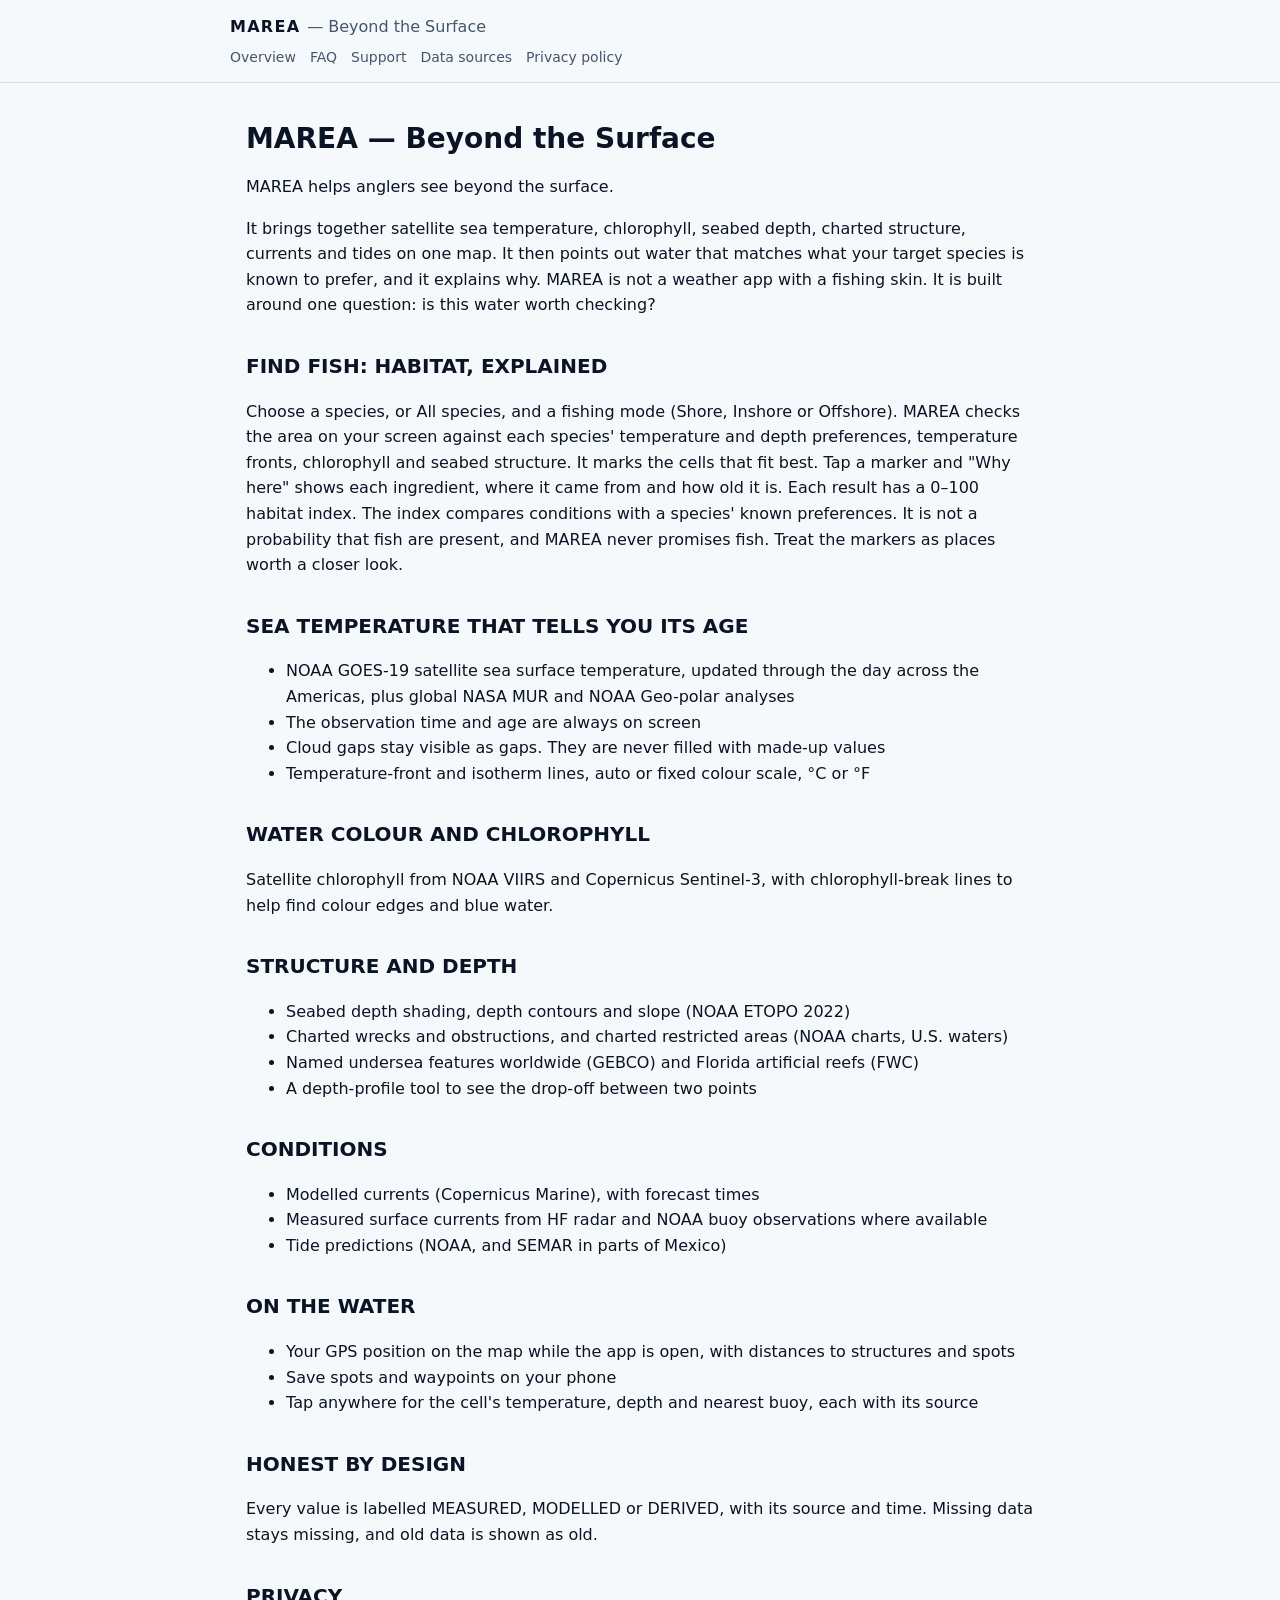
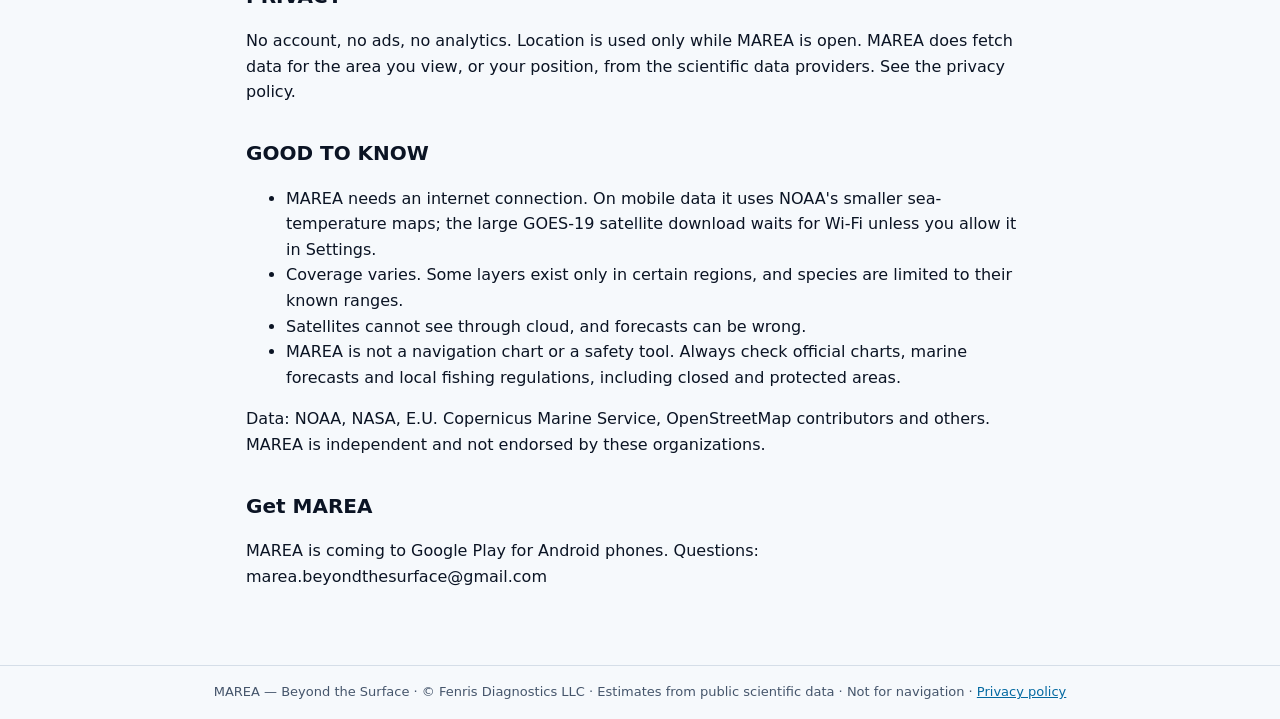
<file: index.html>
<!doctype html>
<html lang="en"><head><meta charset="utf-8"><meta name="viewport" content="width=device-width,initial-scale=1">
<title>Overview — MAREA</title><link rel="stylesheet" href="style.css"></head>
<body><header><div class="in"><a class="brand" href="index.html">MAREA <span>— Beyond the Surface</span></a><nav><a href="index.html">Overview</a><a href="faq.html">FAQ</a><a href="support.html">Support</a><a href="data-sources.html">Data sources</a><a href="privacy.html">Privacy policy</a></nav></div></header>
<main><h1>MAREA — Beyond the Surface</h1>
<p>MAREA helps anglers see beyond the surface.</p>
<p>It brings together satellite sea temperature, chlorophyll, seabed depth, charted structure, currents and tides on one map. It then points out water that matches what your target species is known to prefer, and it explains why. MAREA is not a weather app with a fishing skin. It is built around one question: is this water worth checking?</p>
<h2>FIND FISH: HABITAT, EXPLAINED</h2>
<p>Choose a species, or All species, and a fishing mode (Shore, Inshore or Offshore). MAREA checks the area on your screen against each species' temperature and depth preferences, temperature fronts, chlorophyll and seabed structure. It marks the cells that fit best. Tap a marker and "Why here" shows each ingredient, where it came from and how old it is. Each result has a 0–100 habitat index. The index compares conditions with a species' known preferences. It is not a probability that fish are present, and MAREA never promises fish. Treat the markers as places worth a closer look.</p>
<h2>SEA TEMPERATURE THAT TELLS YOU ITS AGE</h2>
<ul><li>NOAA GOES-19 satellite sea surface temperature, updated through the day across the Americas, plus global NASA MUR and NOAA Geo-polar analyses</li><li>The observation time and age are always on screen</li><li>Cloud gaps stay visible as gaps. They are never filled with made-up values</li><li>Temperature-front and isotherm lines, auto or fixed colour scale, °C or °F</li></ul>
<h2>WATER COLOUR AND CHLOROPHYLL</h2>
<p>Satellite chlorophyll from NOAA VIIRS and Copernicus Sentinel-3, with chlorophyll-break lines to help find colour edges and blue water.</p>
<h2>STRUCTURE AND DEPTH</h2>
<ul><li>Seabed depth shading, depth contours and slope (NOAA ETOPO 2022)</li><li>Charted wrecks and obstructions, and charted restricted areas (NOAA charts, U.S. waters)</li><li>Named undersea features worldwide (GEBCO) and Florida artificial reefs (FWC)</li><li>A depth-profile tool to see the drop-off between two points</li></ul>
<h2>CONDITIONS</h2>
<ul><li>Modelled currents (Copernicus Marine), with forecast times</li><li>Measured surface currents from HF radar and NOAA buoy observations where available</li><li>Tide predictions (NOAA, and SEMAR in parts of Mexico)</li></ul>
<h2>ON THE WATER</h2>
<ul><li>Your GPS position on the map while the app is open, with distances to structures and spots</li><li>Save spots and waypoints on your phone</li><li>Tap anywhere for the cell's temperature, depth and nearest buoy, each with its source</li></ul>
<h2>HONEST BY DESIGN</h2>
<p>Every value is labelled MEASURED, MODELLED or DERIVED, with its source and time. Missing data stays missing, and old data is shown as old.</p>
<h2>PRIVACY</h2>
<p>No account, no ads, no analytics. Location is used only while MAREA is open. MAREA does fetch data for the area you view, or your position, from the scientific data providers. See the privacy policy.</p>
<h2>GOOD TO KNOW</h2>
<ul><li>MAREA needs an internet connection. On mobile data it uses NOAA's smaller sea-temperature maps; the large GOES-19 satellite download waits for Wi-Fi unless you allow it in Settings.</li><li>Coverage varies. Some layers exist only in certain regions, and species are limited to their known ranges.</li><li>Satellites cannot see through cloud, and forecasts can be wrong.</li><li>MAREA is not a navigation chart or a safety tool. Always check official charts, marine forecasts and local fishing regulations, including closed and protected areas.</li></ul>
<p>Data: NOAA, NASA, E.U. Copernicus Marine Service, OpenStreetMap contributors and others. MAREA is independent and not endorsed by these organizations.</p>
<h2>Get MAREA</h2>
<p>MAREA is coming to Google Play for Android phones. Questions: marea.beyondthesurface@gmail.com</p></main>
<footer>MAREA — Beyond the Surface · © Fenris Diagnostics LLC · Estimates from public scientific data · Not for navigation · <a href="privacy.html">Privacy policy</a></footer>
</body></html>
</file>
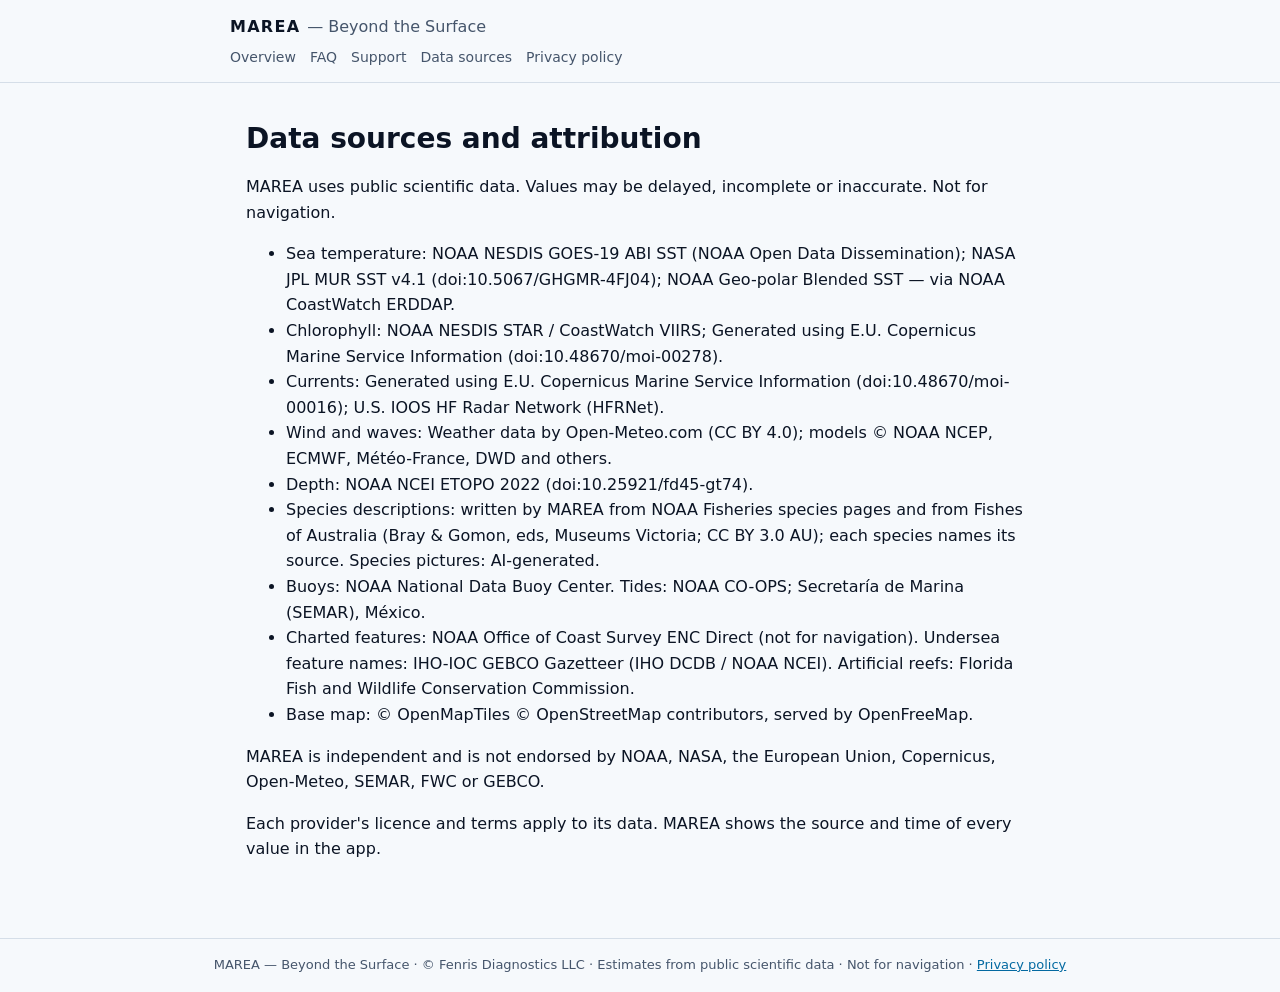
<file: data-sources.html>
<!doctype html>
<html lang="en"><head><meta charset="utf-8"><meta name="viewport" content="width=device-width,initial-scale=1">
<title>Data sources — MAREA</title><link rel="stylesheet" href="style.css"></head>
<body><header><div class="in"><a class="brand" href="index.html">MAREA <span>— Beyond the Surface</span></a><nav><a href="index.html">Overview</a><a href="faq.html">FAQ</a><a href="support.html">Support</a><a href="data-sources.html">Data sources</a><a href="privacy.html">Privacy policy</a></nav></div></header>
<main><h1>Data sources and attribution</h1>
<p>MAREA uses public scientific data. Values may be delayed, incomplete or inaccurate. Not for navigation.</p>
<ul><li>Sea temperature: NOAA NESDIS GOES-19 ABI SST (NOAA Open Data Dissemination); NASA JPL MUR SST v4.1 (doi:10.5067/GHGMR-4FJ04); NOAA Geo-polar Blended SST — via NOAA CoastWatch ERDDAP.</li><li>Chlorophyll: NOAA NESDIS STAR / CoastWatch VIIRS; Generated using E.U. Copernicus Marine Service Information (doi:10.48670/moi-00278).</li><li>Currents: Generated using E.U. Copernicus Marine Service Information (doi:10.48670/moi-00016); U.S. IOOS HF Radar Network (HFRNet).</li><li>Wind and waves: Weather data by Open-Meteo.com (CC BY 4.0); models © NOAA NCEP, ECMWF, Météo-France, DWD and others.</li><li>Depth: NOAA NCEI ETOPO 2022 (doi:10.25921/fd45-gt74).</li><li>Species descriptions: written by MAREA from NOAA Fisheries species pages and from Fishes of Australia (Bray &amp; Gomon, eds, Museums Victoria; CC BY 3.0 AU); each species names its source. Species pictures: AI-generated.</li><li>Buoys: NOAA National Data Buoy Center. Tides: NOAA CO-OPS; Secretaría de Marina (SEMAR), México.</li><li>Charted features: NOAA Office of Coast Survey ENC Direct (not for navigation). Undersea feature names: IHO-IOC GEBCO Gazetteer (IHO DCDB / NOAA NCEI). Artificial reefs: Florida Fish and Wildlife Conservation Commission.</li><li>Base map: © OpenMapTiles © OpenStreetMap contributors, served by OpenFreeMap.</li></ul>
<p>MAREA is independent and is not endorsed by NOAA, NASA, the European Union, Copernicus, Open-Meteo, SEMAR, FWC or GEBCO.</p>
<p>Each provider's licence and terms apply to its data. MAREA shows the source and time of every value in the app.</p></main>
<footer>MAREA — Beyond the Surface · © Fenris Diagnostics LLC · Estimates from public scientific data · Not for navigation · <a href="privacy.html">Privacy policy</a></footer>
</body></html>
</file>
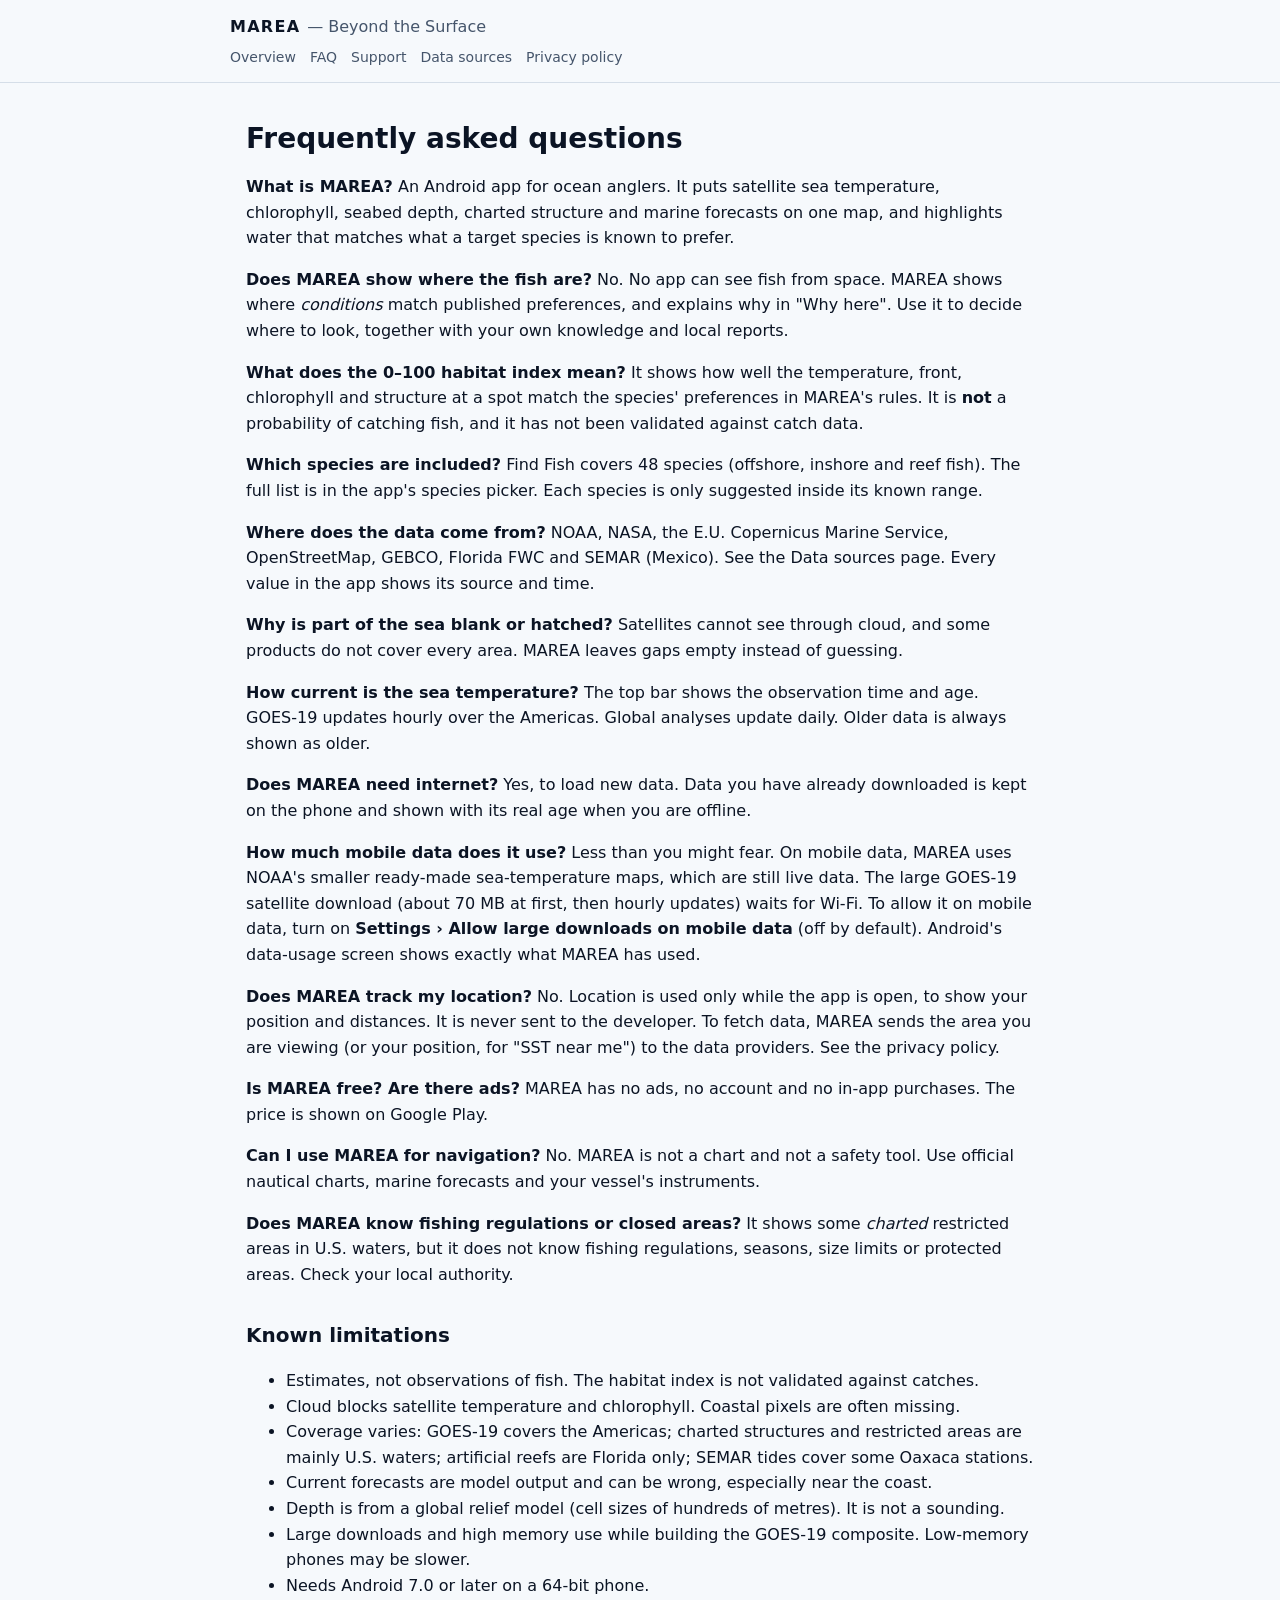
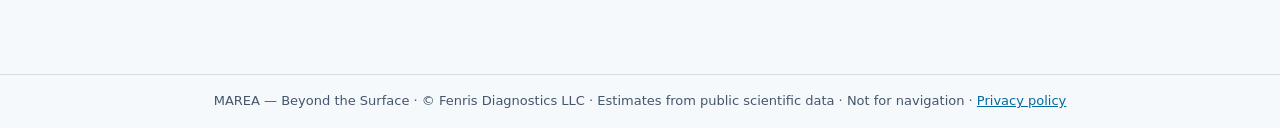
<file: faq.html>
<!doctype html>
<html lang="en"><head><meta charset="utf-8"><meta name="viewport" content="width=device-width,initial-scale=1">
<title>FAQ — MAREA</title><link rel="stylesheet" href="style.css"></head>
<body><header><div class="in"><a class="brand" href="index.html">MAREA <span>— Beyond the Surface</span></a><nav><a href="index.html">Overview</a><a href="faq.html">FAQ</a><a href="support.html">Support</a><a href="data-sources.html">Data sources</a><a href="privacy.html">Privacy policy</a></nav></div></header>
<main><h1>Frequently asked questions</h1>
<p><strong>What is MAREA?</strong> An Android app for ocean anglers. It puts satellite sea temperature, chlorophyll, seabed depth, charted structure and marine forecasts on one map, and highlights water that matches what a target species is known to prefer.</p>
<p><strong>Does MAREA show where the fish are?</strong> No. No app can see fish from space. MAREA shows where <em>conditions</em> match published preferences, and explains why in "Why here". Use it to decide where to look, together with your own knowledge and local reports.</p>
<p><strong>What does the 0–100 habitat index mean?</strong> It shows how well the temperature, front, chlorophyll and structure at a spot match the species' preferences in MAREA's rules. It is <strong>not</strong> a probability of catching fish, and it has not been validated against catch data.</p>
<p><strong>Which species are included?</strong> Find Fish covers 48 species (offshore, inshore and reef fish). The full list is in the app's species picker. Each species is only suggested inside its known range.</p>
<p><strong>Where does the data come from?</strong> NOAA, NASA, the E.U. Copernicus Marine Service, OpenStreetMap, GEBCO, Florida FWC and SEMAR (Mexico). See the Data sources page. Every value in the app shows its source and time.</p>
<p><strong>Why is part of the sea blank or hatched?</strong> Satellites cannot see through cloud, and some products do not cover every area. MAREA leaves gaps empty instead of guessing.</p>
<p><strong>How current is the sea temperature?</strong> The top bar shows the observation time and age. GOES-19 updates hourly over the Americas. Global analyses update daily. Older data is always shown as older.</p>
<p><strong>Does MAREA need internet?</strong> Yes, to load new data. Data you have already downloaded is kept on the phone and shown with its real age when you are offline.</p>
<p><strong>How much mobile data does it use?</strong> Less than you might fear. On mobile data, MAREA uses NOAA's smaller ready-made sea-temperature maps, which are still live data. The large GOES-19 satellite download (about 70 MB at first, then hourly updates) waits for Wi-Fi. To allow it on mobile data, turn on <strong>Settings › Allow large downloads on mobile data</strong> (off by default). Android's data-usage screen shows exactly what MAREA has used.</p>
<p><strong>Does MAREA track my location?</strong> No. Location is used only while the app is open, to show your position and distances. It is never sent to the developer. To fetch data, MAREA sends the area you are viewing (or your position, for "SST near me") to the data providers. See the privacy policy.</p>
<p><strong>Is MAREA free? Are there ads?</strong> MAREA has no ads, no account and no in-app purchases. The price is shown on Google Play.</p>
<p><strong>Can I use MAREA for navigation?</strong> No. MAREA is not a chart and not a safety tool. Use official nautical charts, marine forecasts and your vessel's instruments.</p>
<p><strong>Does MAREA know fishing regulations or closed areas?</strong> It shows some <em>charted</em> restricted areas in U.S. waters, but it does not know fishing regulations, seasons, size limits or protected areas. Check your local authority.</p>
<h2>Known limitations</h2>
<ul><li>Estimates, not observations of fish. The habitat index is not validated against catches.</li><li>Cloud blocks satellite temperature and chlorophyll. Coastal pixels are often missing.</li><li>Coverage varies: GOES-19 covers the Americas; charted structures and restricted areas are mainly U.S. waters; artificial reefs are Florida only; SEMAR tides cover some Oaxaca stations.</li><li>Current forecasts are model output and can be wrong, especially near the coast.</li><li>Depth is from a global relief model (cell sizes of hundreds of metres). It is not a sounding.</li><li>Large downloads and high memory use while building the GOES-19 composite. Low-memory phones may be slower.</li><li>Needs Android 7.0 or later on a 64-bit phone.</li></ul></main>
<footer>MAREA — Beyond the Surface · © Fenris Diagnostics LLC · Estimates from public scientific data · Not for navigation · <a href="privacy.html">Privacy policy</a></footer>
</body></html>
</file>
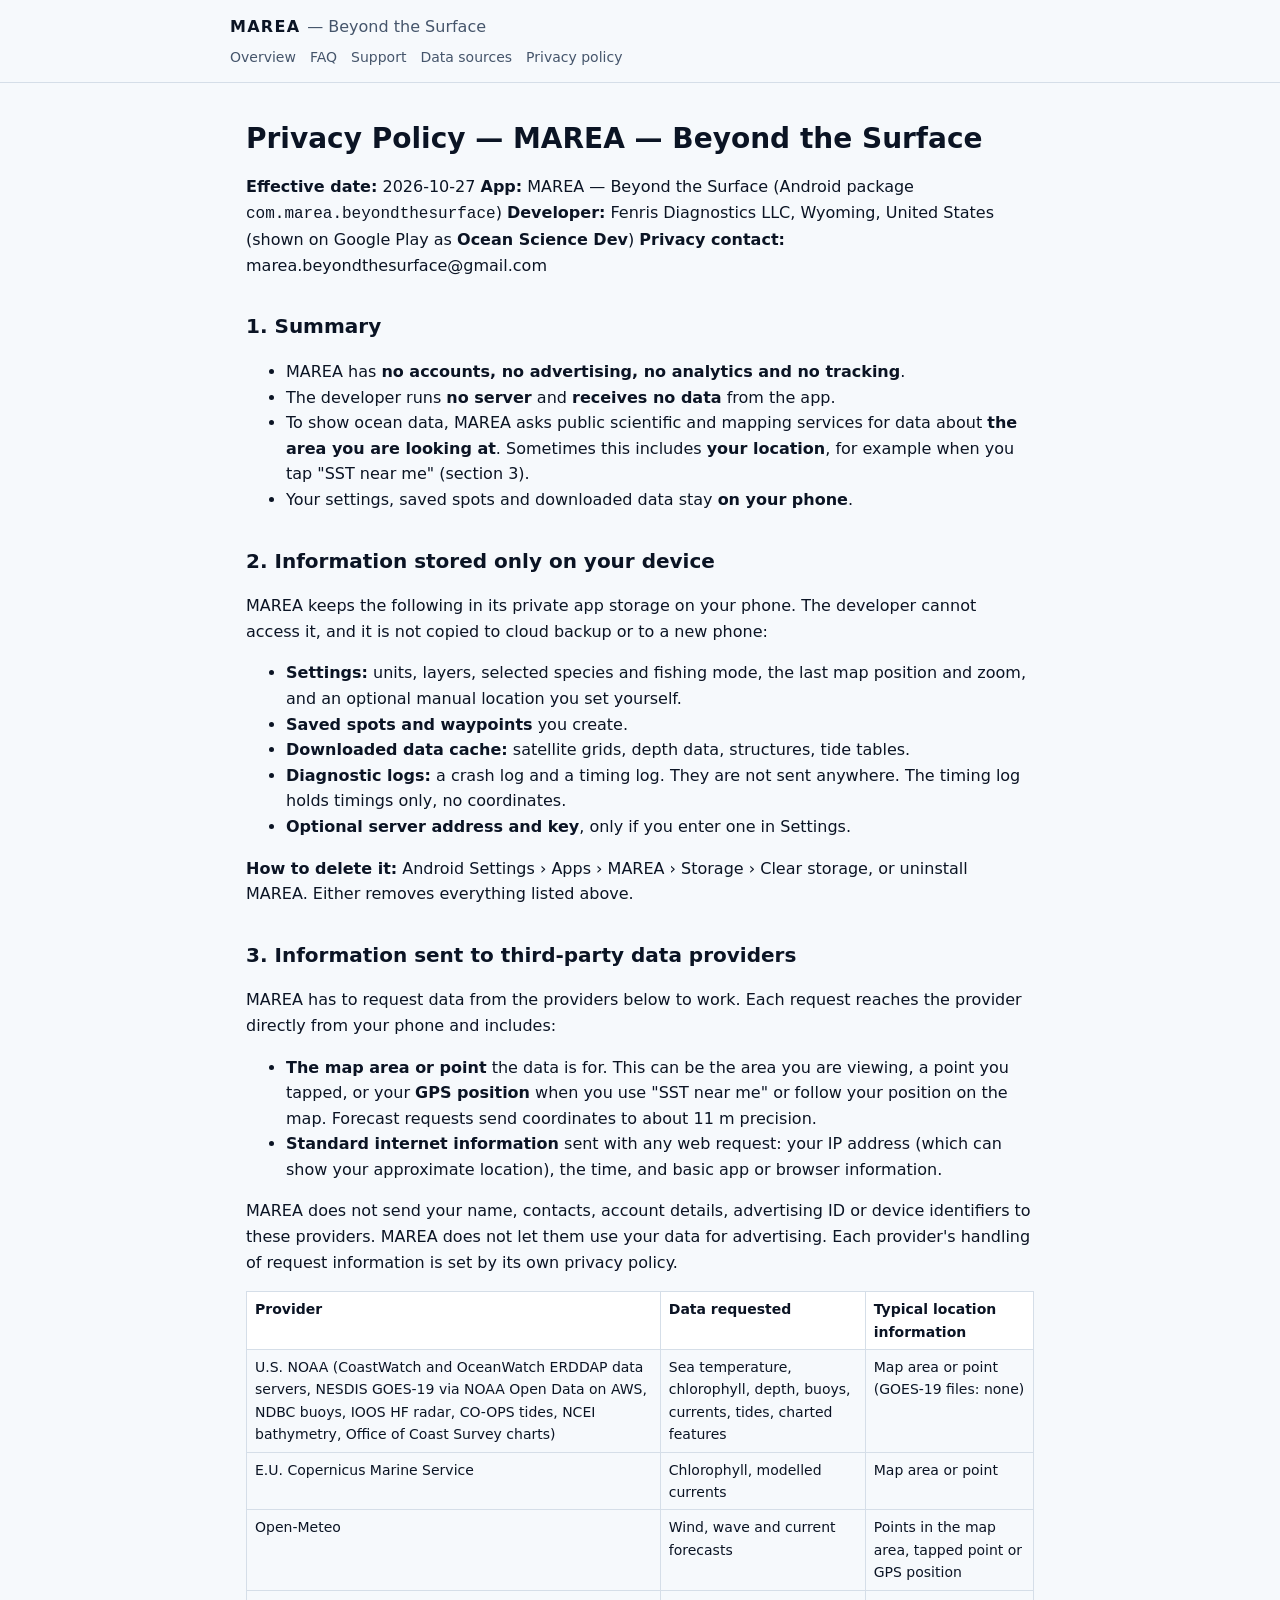
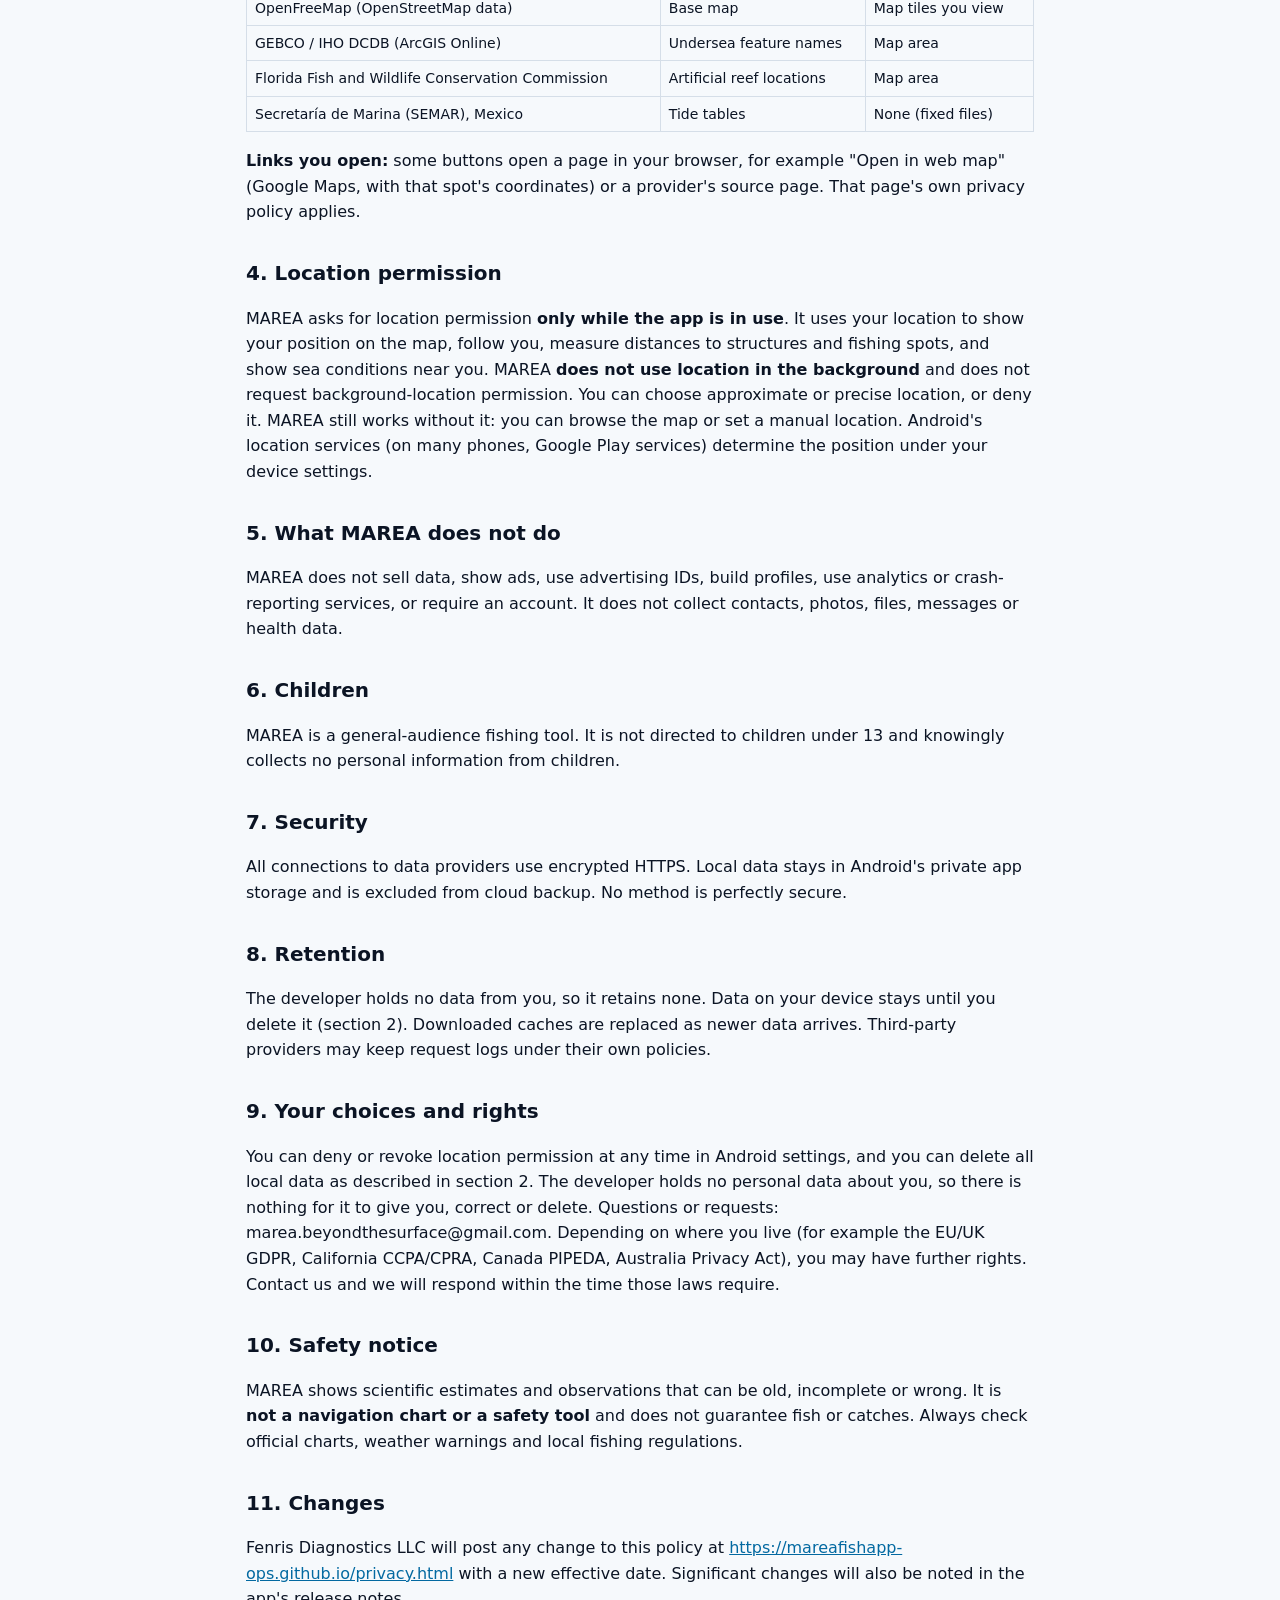
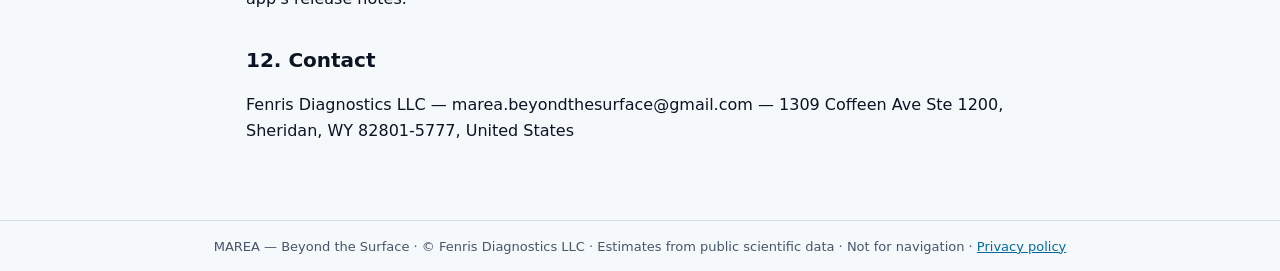
<file: privacy.html>
<!doctype html>
<html lang="en"><head><meta charset="utf-8"><meta name="viewport" content="width=device-width,initial-scale=1">
<title>Privacy policy — MAREA</title><link rel="stylesheet" href="style.css"></head>
<body><header><div class="in"><a class="brand" href="index.html">MAREA <span>— Beyond the Surface</span></a><nav><a href="index.html">Overview</a><a href="faq.html">FAQ</a><a href="support.html">Support</a><a href="data-sources.html">Data sources</a><a href="privacy.html">Privacy policy</a></nav></div></header>
<main><h1>Privacy Policy — MAREA — Beyond the Surface</h1>
<p><strong>Effective date:</strong> 2026-10-27 <strong>App:</strong> MAREA — Beyond the Surface (Android package <code>com.marea.beyondthesurface</code>) <strong>Developer:</strong> Fenris Diagnostics LLC, Wyoming, United States (shown on Google Play as <strong>Ocean Science Dev</strong>) <strong>Privacy contact:</strong> marea.beyondthesurface@gmail.com</p>
<h2>1. Summary</h2>
<ul><li>MAREA has <strong>no accounts, no advertising, no analytics and no tracking</strong>.</li><li>The developer runs <strong>no server</strong> and <strong>receives no data</strong> from the app.</li><li>To show ocean data, MAREA asks public scientific and mapping services for data about <strong>the area you are looking at</strong>. Sometimes this includes <strong>your location</strong>, for example when you tap "SST near me" (section 3).</li><li>Your settings, saved spots and downloaded data stay <strong>on your phone</strong>.</li></ul>
<h2>2. Information stored only on your device</h2>
<p>MAREA keeps the following in its private app storage on your phone. The developer cannot access it, and it is not copied to cloud backup or to a new phone:</p>
<ul><li><strong>Settings:</strong> units, layers, selected species and fishing mode, the last map position and zoom, and an optional manual location you set yourself.</li><li><strong>Saved spots and waypoints</strong> you create.</li><li><strong>Downloaded data cache:</strong> satellite grids, depth data, structures, tide tables.</li><li><strong>Diagnostic logs:</strong> a crash log and a timing log. They are not sent anywhere. The timing log holds timings only, no coordinates.</li><li><strong>Optional server address and key</strong>, only if you enter one in Settings.</li></ul>
<p><strong>How to delete it:</strong> Android Settings › Apps › MAREA › Storage › Clear storage, or uninstall MAREA. Either removes everything listed above.</p>
<h2>3. Information sent to third-party data providers</h2>
<p>MAREA has to request data from the providers below to work. Each request reaches the provider directly from your phone and includes:</p>
<ul><li><strong>The map area or point</strong> the data is for. This can be the area you are viewing, a point you tapped, or your <strong>GPS position</strong> when you use "SST near me" or follow your position on the map. Forecast requests send coordinates to about 11 m precision.</li><li><strong>Standard internet information</strong> sent with any web request: your IP address (which can show your approximate location), the time, and basic app or browser information.</li></ul>
<p>MAREA does not send your name, contacts, account details, advertising ID or device identifiers to these providers. MAREA does not let them use your data for advertising. Each provider's handling of request information is set by its own privacy policy.</p>
<table><thead><tr><th>Provider</th><th>Data requested</th><th>Typical location information</th></tr></thead><tbody><tr><td>U.S. NOAA (CoastWatch and OceanWatch ERDDAP data servers, NESDIS GOES-19 via NOAA Open Data on AWS, NDBC buoys, IOOS HF radar, CO-OPS tides, NCEI bathymetry, Office of Coast Survey charts)</td><td>Sea temperature, chlorophyll, depth, buoys, currents, tides, charted features</td><td>Map area or point (GOES-19 files: none)</td></tr><tr><td>E.U. Copernicus Marine Service</td><td>Chlorophyll, modelled currents</td><td>Map area or point</td></tr><tr><td>Open-Meteo</td><td>Wind, wave and current forecasts</td><td>Points in the map area, tapped point or GPS position</td></tr><tr><td>OpenFreeMap (OpenStreetMap data)</td><td>Base map</td><td>Map tiles you view</td></tr><tr><td>GEBCO / IHO DCDB (ArcGIS Online)</td><td>Undersea feature names</td><td>Map area</td></tr><tr><td>Florida Fish and Wildlife Conservation Commission</td><td>Artificial reef locations</td><td>Map area</td></tr><tr><td>Secretaría de Marina (SEMAR), Mexico</td><td>Tide tables</td><td>None (fixed files)</td></tr></tbody></table>
<p><strong>Links you open:</strong> some buttons open a page in your browser, for example "Open in web map" (Google Maps, with that spot's coordinates) or a provider's source page. That page's own privacy policy applies.</p>
<h2>4. Location permission</h2>
<p>MAREA asks for location permission <strong>only while the app is in use</strong>. It uses your location to show your position on the map, follow you, measure distances to structures and fishing spots, and show sea conditions near you. MAREA <strong>does not use location in the background</strong> and does not request background-location permission. You can choose approximate or precise location, or deny it. MAREA still works without it: you can browse the map or set a manual location. Android's location services (on many phones, Google Play services) determine the position under your device settings.</p>
<h2>5. What MAREA does not do</h2>
<p>MAREA does not sell data, show ads, use advertising IDs, build profiles, use analytics or crash-reporting services, or require an account. It does not collect contacts, photos, files, messages or health data.</p>
<h2>6. Children</h2>
<p>MAREA is a general-audience fishing tool. It is not directed to children under 13 and knowingly collects no personal information from children.</p>
<h2>7. Security</h2>
<p>All connections to data providers use encrypted HTTPS. Local data stays in Android's private app storage and is excluded from cloud backup. No method is perfectly secure.</p>
<h2>8. Retention</h2>
<p>The developer holds no data from you, so it retains none. Data on your device stays until you delete it (section 2). Downloaded caches are replaced as newer data arrives. Third-party providers may keep request logs under their own policies.</p>
<h2>9. Your choices and rights</h2>
<p>You can deny or revoke location permission at any time in Android settings, and you can delete all local data as described in section 2. The developer holds no personal data about you, so there is nothing for it to give you, correct or delete. Questions or requests: marea.beyondthesurface@gmail.com. Depending on where you live (for example the EU/UK GDPR, California CCPA/CPRA, Canada PIPEDA, Australia Privacy Act), you may have further rights. Contact us and we will respond within the time those laws require.</p>
<h2>10. Safety notice</h2>
<p>MAREA shows scientific estimates and observations that can be old, incomplete or wrong. It is <strong>not a navigation chart or a safety tool</strong> and does not guarantee fish or catches. Always check official charts, weather warnings and local fishing regulations.</p>
<h2>11. Changes</h2>
<p>Fenris Diagnostics LLC will post any change to this policy at <a href="https://mareafishapp-ops.github.io/privacy.html">https://mareafishapp-ops.github.io/privacy.html</a> with a new effective date. Significant changes will also be noted in the app's release notes.</p>
<h2>12. Contact</h2>
<p>Fenris Diagnostics LLC — marea.beyondthesurface@gmail.com — 1309 Coffeen Ave Ste 1200, Sheridan, WY 82801-5777, United States</p></main>
<footer>MAREA — Beyond the Surface · © Fenris Diagnostics LLC · Estimates from public scientific data · Not for navigation · <a href="privacy.html">Privacy policy</a></footer>
</body></html>
</file>
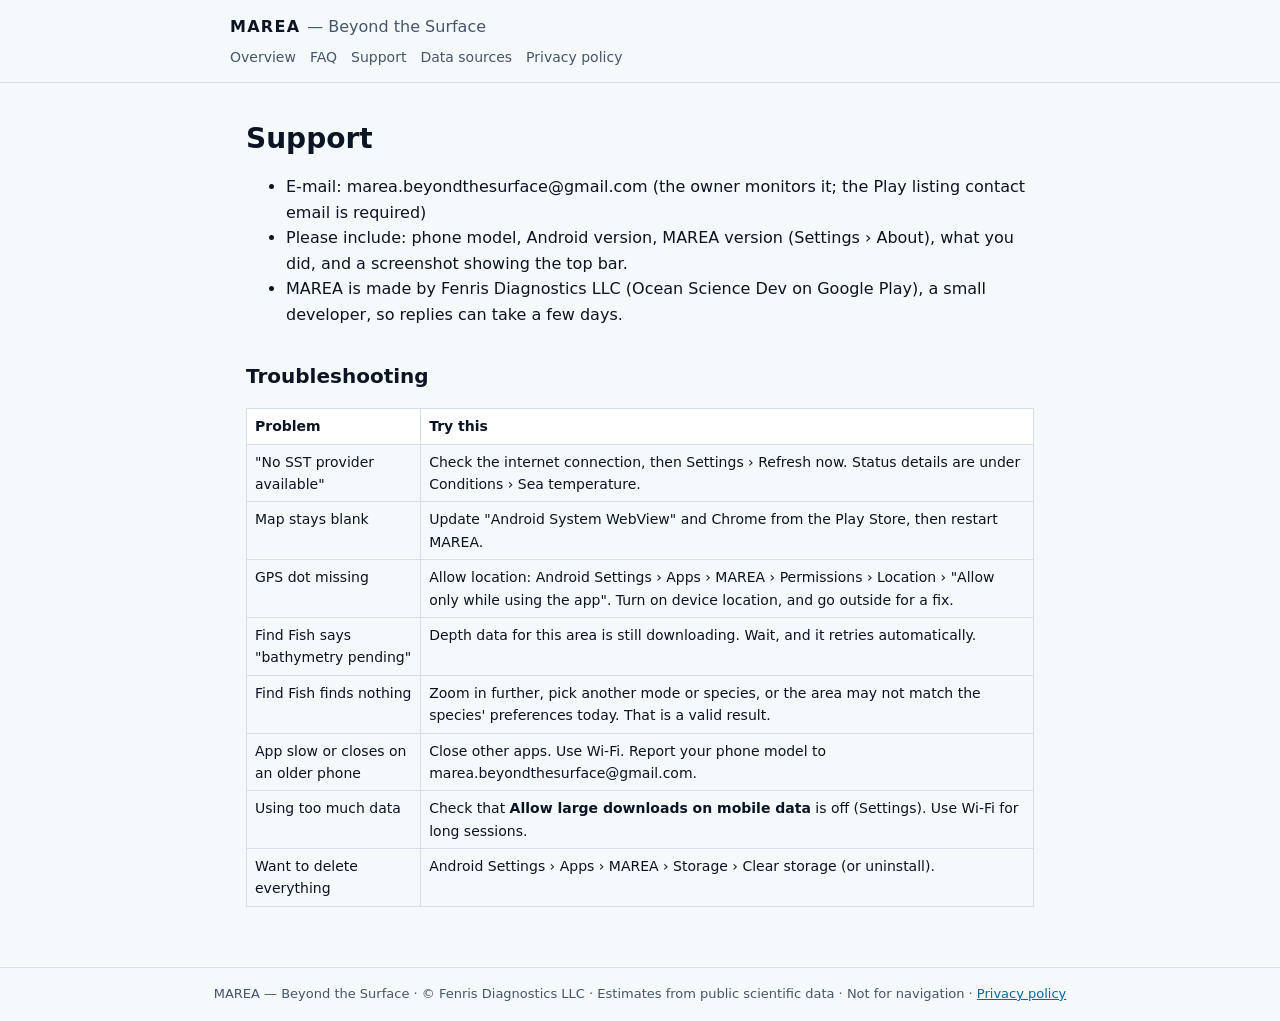
<file: support.html>
<!doctype html>
<html lang="en"><head><meta charset="utf-8"><meta name="viewport" content="width=device-width,initial-scale=1">
<title>Support — MAREA</title><link rel="stylesheet" href="style.css"></head>
<body><header><div class="in"><a class="brand" href="index.html">MAREA <span>— Beyond the Surface</span></a><nav><a href="index.html">Overview</a><a href="faq.html">FAQ</a><a href="support.html">Support</a><a href="data-sources.html">Data sources</a><a href="privacy.html">Privacy policy</a></nav></div></header>
<main><h1>Support</h1>
<ul><li>E-mail: marea.beyondthesurface@gmail.com (the owner monitors it; the Play listing contact email is required)</li><li>Please include: phone model, Android version, MAREA version (Settings › About), what you did, and a screenshot showing the top bar.</li><li>MAREA is made by Fenris Diagnostics LLC (Ocean Science Dev on Google Play), a small developer, so replies can take a few days.</li></ul>
<h2>Troubleshooting</h2>
<table><thead><tr><th>Problem</th><th>Try this</th></tr></thead><tbody><tr><td>"No SST provider available"</td><td>Check the internet connection, then Settings › Refresh now. Status details are under Conditions › Sea temperature.</td></tr><tr><td>Map stays blank</td><td>Update "Android System WebView" and Chrome from the Play Store, then restart MAREA.</td></tr><tr><td>GPS dot missing</td><td>Allow location: Android Settings › Apps › MAREA › Permissions › Location › "Allow only while using the app". Turn on device location, and go outside for a fix.</td></tr><tr><td>Find Fish says "bathymetry pending"</td><td>Depth data for this area is still downloading. Wait, and it retries automatically.</td></tr><tr><td>Find Fish finds nothing</td><td>Zoom in further, pick another mode or species, or the area may not match the species' preferences today. That is a valid result.</td></tr><tr><td>App slow or closes on an older phone</td><td>Close other apps. Use Wi-Fi. Report your phone model to marea.beyondthesurface@gmail.com.</td></tr><tr><td>Using too much data</td><td>Check that <strong>Allow large downloads on mobile data</strong> is off (Settings). Use Wi-Fi for long sessions.</td></tr><tr><td>Want to delete everything</td><td>Android Settings › Apps › MAREA › Storage › Clear storage (or uninstall).</td></tr></tbody></table></main>
<footer>MAREA — Beyond the Surface · © Fenris Diagnostics LLC · Estimates from public scientific data · Not for navigation · <a href="privacy.html">Privacy policy</a></footer>
</body></html>
</file>
<file: style.css>
:root{--bg:#0B1424;--panel:#111e33;--text:#e6eef8;--muted:#9fb3c8;--accent:#0AA6E8;--line:#22324d}
@media (prefers-color-scheme: light){:root{--bg:#f6f9fc;--panel:#ffffff;--text:#0B1424;--muted:#45556b;--accent:#0369a1;--line:#d5dee8}}
*{box-sizing:border-box}body{margin:0;background:var(--bg);color:var(--text);font:16px/1.6 system-ui,-apple-system,Segoe UI,Roboto,sans-serif}
header{border-bottom:1px solid var(--line);padding:14px 16px}header .in,main{max-width:820px;margin:0 auto}
header a.brand{font-weight:800;letter-spacing:.08em;color:var(--text);text-decoration:none}header a.brand span{font-weight:400;letter-spacing:0;color:var(--muted)}
nav{margin-top:6px;display:flex;flex-wrap:wrap;gap:14px;font-size:14px}nav a{color:var(--muted);text-decoration:none}nav a:hover{color:var(--accent)}
main{padding:20px 16px 60px}h1{font-size:28px;line-height:1.2}h2{margin-top:32px;font-size:20px}h3{font-size:17px}
a{color:var(--accent)}table{border-collapse:collapse;width:100%;display:block;overflow-x:auto;font-size:14px}
th,td{border:1px solid var(--line);padding:6px 8px;text-align:left;vertical-align:top}th{background:var(--panel)}
pre{background:var(--panel);border:1px solid var(--line);padding:12px;overflow-x:auto;font-size:13px;white-space:pre-wrap}
.draft{background:#7c2d12;color:#fff;padding:8px 16px;text-align:center;font-size:14px}
footer{border-top:1px solid var(--line);padding:16px;color:var(--muted);font-size:13px;text-align:center}
</file>
